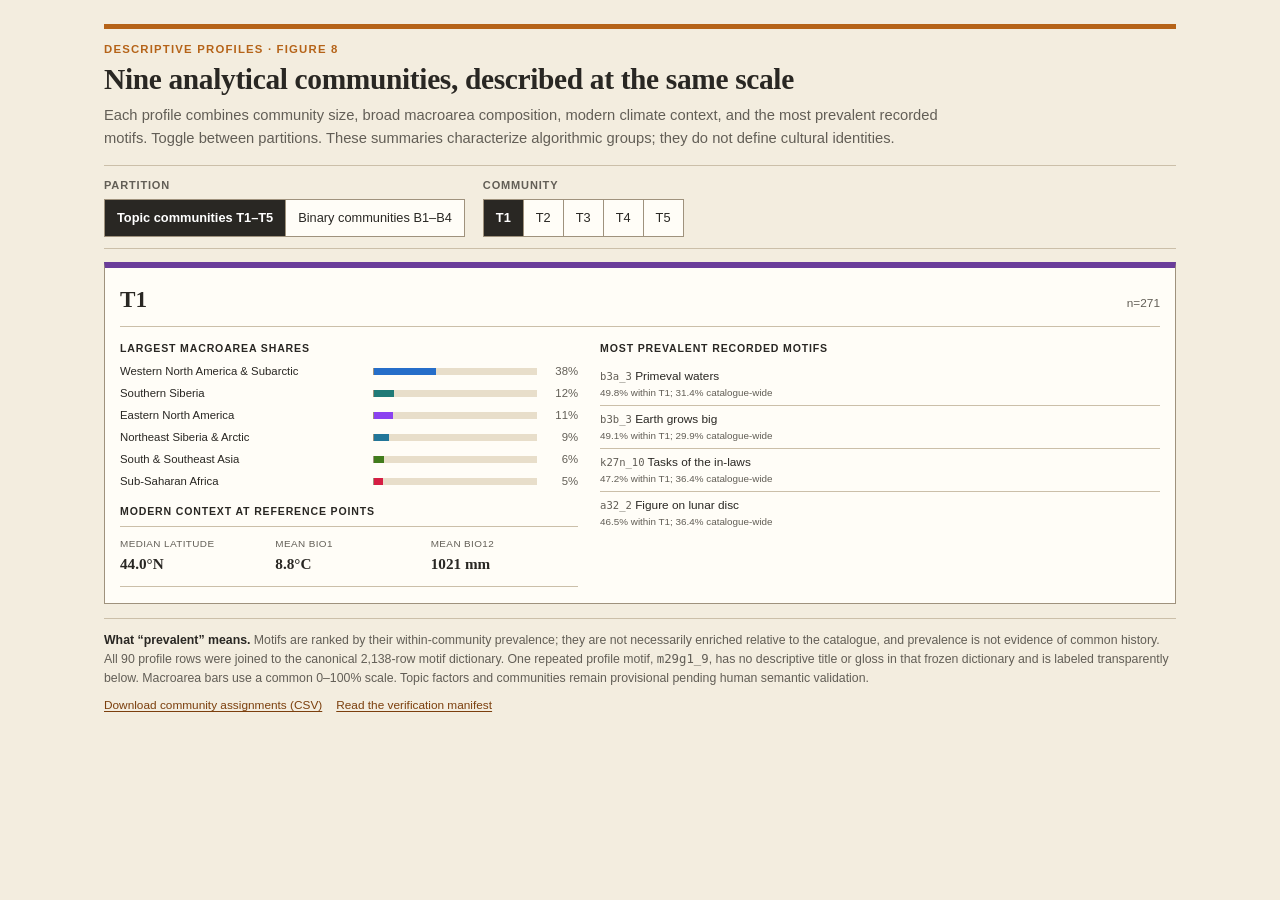
<file: community_profiles.html>
<!doctype html>
<html lang="en">
<head>
  <meta charset="utf-8">
  <meta name="viewport" content="width=device-width,initial-scale=1">
  <title>Community profiles | The Shape of Myth</title>
  <link rel="stylesheet" href="styles.css">
  <script src="storymap.js"></script>
  <script src="mythdata.js"></script>
  <style>
    .profile-grid{display:block;margin-top:4px}
    .profile{background:var(--white);border:1px solid var(--rule-dark);border-top:6px solid var(--community-color);padding:14px 15px 16px}
    .profile header{display:flex;justify-content:space-between;align-items:baseline;gap:8px;padding-bottom:9px;border-bottom:1px solid var(--rule)}
    .profile h2{margin:0;font-family:var(--font-head);font-size:1.45rem;font-weight:600}
    .profile .size{color:var(--muted);font-size:.74rem}
    .profile-body{display:grid;grid-template-columns:minmax(220px,.9fr) minmax(260px,1.1fr);gap:22px}
    .profile h3{margin:14px 0 6px;font-size:.66rem;letter-spacing:.08em;text-transform:uppercase}
    .region{display:grid;grid-template-columns:minmax(110px,1.5fr) minmax(70px,1fr) 34px;align-items:center;gap:7px;margin:5px 0;font-size:.71rem}
    .region-name{white-space:nowrap;overflow:hidden;text-overflow:ellipsis}
    .track{height:7px;background:var(--paper-deep);border-left:1px solid var(--rule-dark)}
    .fill{display:block;height:100%}
    .value{text-align:right;color:var(--muted);font-variant-numeric:tabular-nums}
    .context{display:grid;grid-template-columns:repeat(3,1fr);gap:8px;padding:10px 0;border-top:1px solid var(--rule);border-bottom:1px solid var(--rule)}
    .context div{font-size:.62rem;color:var(--muted);text-transform:uppercase;letter-spacing:.04em}
    .context strong{display:block;margin-top:2px;color:var(--ink);font-family:var(--font-head);font-size:.95rem;font-weight:600;text-transform:none;letter-spacing:0}
    .motifs{margin:0;padding:0;list-style:none}
    .motifs li{padding:6px 0;border-bottom:1px solid var(--rule);font-size:.74rem;line-height:1.35}
    .motifs li:last-child{border-bottom:0}
    .motifs code{font-family:ui-monospace,SFMono-Regular,Menlo,monospace;font-size:.66rem;color:var(--muted)}
    .motifs small{display:block;color:var(--muted);margin-top:1px}
    @media(max-width:700px){.profile-body{grid-template-columns:1fr;gap:0}}
  </style>
</head>
<body>
<a class="skip-link" href="#profiles">Skip to profiles</a>
<main class="wrap">
  <header class="figure-head">
    <p class="kicker">Descriptive profiles · Figure 8</p>
    <h1 class="chart-title">Nine analytical communities, described at the same scale</h1>
    <p class="chart-sub">Each profile combines community size, broad macroarea composition, modern climate context, and the most prevalent recorded motifs. Toggle between partitions. These summaries characterize algorithmic groups; they do not define cultural identities.</p>
  </header>

  <section class="controls" aria-label="Community profile controls">
    <div class="control-group">
      <span class="control-label" id="profile-partition-label">Partition</span>
      <div class="seg" id="profile-controls" role="group" aria-labelledby="profile-partition-label">
        <button type="button" data-value="topic" aria-pressed="true">Topic communities T1–T5</button>
        <button type="button" data-value="binary" aria-pressed="false">Binary communities B1–B4</button>
      </div>
    </div>
    <div class="control-group">
      <span class="control-label" id="profile-community-label">Community</span>
      <div class="seg" id="community-controls" role="group" aria-labelledby="profile-community-label"></div>
    </div>
  </section>

  <section id="profiles" class="profile-grid" aria-live="polite"></section>
  <p class="figure-note"><strong>What “prevalent” means.</strong> Motifs are ranked by their within-community prevalence; they are not necessarily enriched relative to the catalogue, and prevalence is not evidence of common history. All 90 profile rows were joined to the canonical 2,138-row motif dictionary. One repeated profile motif, <code>m29g1_9</code>, has no descriptive title or gloss in that frozen dictionary and is labeled transparently below. Macroarea bars use a common 0–100% scale. Topic factors and communities remain provisional pending human semantic validation.</p>
  <div class="data-row"><a href="data/traditions.csv" download>Download community assignments (CSV)</a><a href="data/audit_manifest.json">Read the verification manifest</a></div>
</main>

<script>
'use strict';
const D=window.MYTHDATA;
let partition='topic';
let selected='T1';
const areaColor={};Object.values(D.areas).forEach(area=>{areaColor[area.name]=area.hex;});

function latitude(value){if(value>0)return `${value.toFixed(1)}°N`;if(value<0)return `${Math.abs(value).toFixed(1)}°S`;return '0°';}
function motifRows(label){return D.prom.filter(row=>row.lab===label).sort((a,b)=>a.rank-b.rank).slice(0,4);}
function profileCard(label,summary,macro){
  const regions=macro.slice(0,6).map(row=>`<div class="region"><span class="region-name" title="${STORYMAP.escape(row.area)}">${STORYMAP.escape(row.area)}</span><span class="track"><span class="fill" style="width:${(row.prop*100).toFixed(1)}%;background:${areaColor[row.area]||'#777'}"></span></span><span class="value">${(row.prop*100).toFixed(0)}%</span></div>`).join('');
  const motifs=motifRows(label).map(row=>{const title=row.title===row.mid?'[No descriptive title in the frozen motif dictionary]':row.title;return `<li><code>${STORYMAP.escape(row.mid)}</code> ${STORYMAP.escape(title)}<small>${(row.prev*100).toFixed(1)}% within ${label}; ${(row.gprev*100).toFixed(1)}% catalogue-wide</small></li>`;}).join('');
  return `<article class="profile" style="--community-color:${D.cpal[label]}"><header><h2>${label}</h2><span class="size">n=${summary.n}</span></header><div class="profile-body"><div><h3>Largest macroarea shares</h3>${regions}<h3>Modern context at reference points</h3><div class="context"><div>Median latitude<strong>${latitude(summary.medLat)}</strong></div><div>Mean BIO1<strong>${summary.temp.toFixed(1)}°C</strong></div><div>Mean BIO12<strong>${Math.round(summary.precip)} mm</strong></div></div></div><div><h3>Most prevalent recorded motifs</h3><ol class="motifs">${motifs}</ol></div></div></article>`;
}
function rebuildCommunityControls(){
  const labels=partition==='topic'?['T1','T2','T3','T4','T5']:['B1','B2','B3','B4'];
  const group=document.getElementById('community-controls');
  group.innerHTML=labels.map((label,index)=>`<button type="button" data-value="${label}" aria-pressed="${index===0}">${label}</button>`).join('');
}
function draw(){
  if(partition==='topic'){
    const key=Number(selected.slice(1));
    document.getElementById('profiles').innerHTML=profileCard(selected,D.latStats[key],D.topicMacro[selected]);
  }else{
    const summary=D.binStats[selected];
    document.getElementById('profiles').innerHTML=profileCard(selected,summary,summary.macro);
  }
}

STORYMAP.bindSegment(document.getElementById('profile-controls'),button=>{partition=button.dataset.value;selected=partition==='topic'?'T1':'B1';rebuildCommunityControls();draw();});
rebuildCommunityControls();
STORYMAP.bindSegment(document.getElementById('community-controls'),button=>{selected=button.dataset.value;draw();});
draw();
</script>
</body>
</html>
</file>
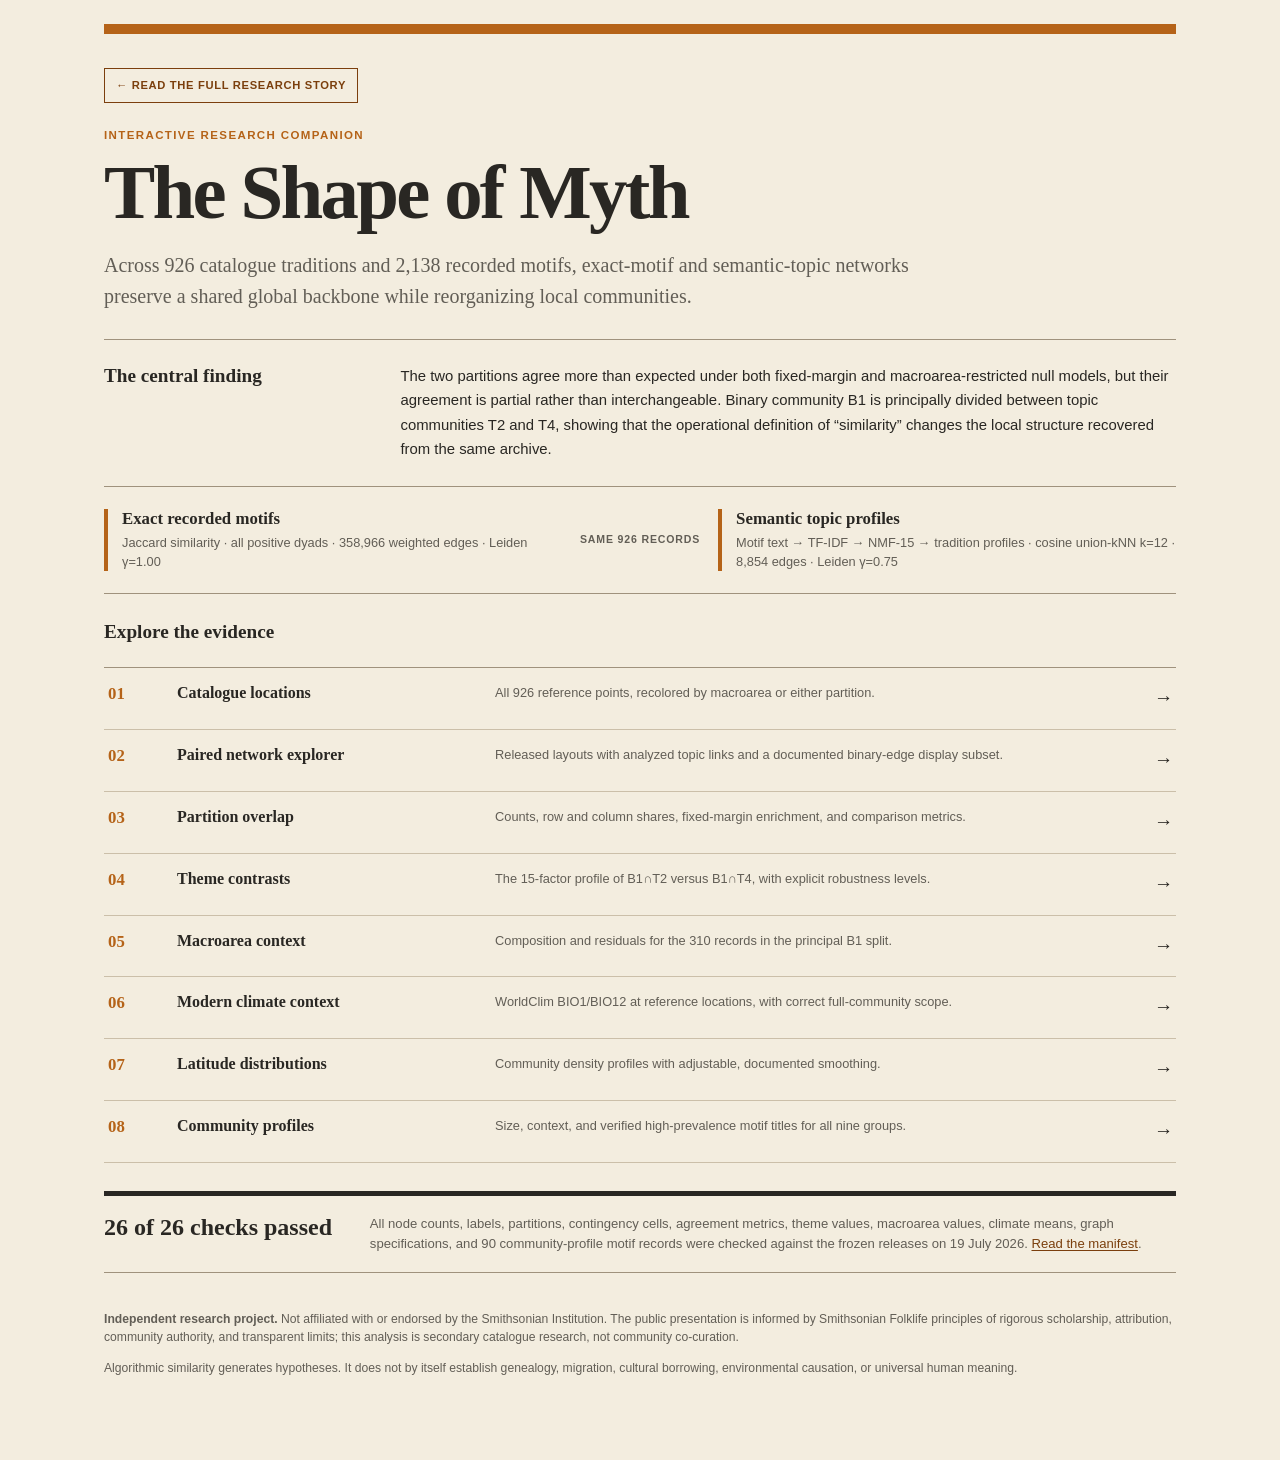
<file: figures.html>
<!doctype html>
<html lang="en">
<head>
  <meta charset="utf-8">
  <meta name="viewport" content="width=device-width,initial-scale=1">
  <meta name="description" content="Verified interactive figures for The Shape of Myth, a paired network analysis of 926 catalogue traditions and 2,138 recorded motifs.">
  <title>Figure index | The Shape of Myth</title>
  <link rel="stylesheet" href="styles.css">
  <style>
    .masthead{border-top:10px solid var(--accent);padding:34px 0 27px;border-bottom:1px solid var(--rule-dark)}
    .story-return{display:inline-block;margin:0 0 24px;padding:8px 11px;border:1px solid var(--accent-dark);font-size:.7rem;font-weight:750;letter-spacing:.06em;text-decoration:none;text-transform:uppercase}
    .masthead .eyebrow{margin:0 0 12px;color:var(--accent);font-size:.72rem;font-weight:750;letter-spacing:.12em;text-transform:uppercase}
    .masthead h1{max-width:850px;margin:0;font:600 clamp(2.2rem,6vw,4.8rem)/.96 var(--font-head);letter-spacing:-.035em}
    .masthead .deck{max-width:820px;margin:20px 0 0;font:400 clamp(1.02rem,1.8vw,1.25rem)/1.55 var(--font-head);color:var(--muted)}
    .finding{display:grid;grid-template-columns:minmax(180px,.7fr) minmax(0,2fr);gap:25px;padding:24px 0;border-bottom:1px solid var(--rule-dark)}
    .finding h2,.section-title{margin:0;font:600 1.2rem/1.2 var(--font-head)}
    .finding p{margin:0;font-size:.93rem;line-height:1.65}
    .method{display:grid;grid-template-columns:1fr auto 1fr;align-items:center;gap:18px;padding:22px 0;border-bottom:1px solid var(--rule-dark)}
    .lens{padding-left:14px;border-left:4px solid var(--accent)}
    .lens h3{margin:0 0 4px;font:600 1.05rem var(--font-head)}
    .lens p{margin:0;color:var(--muted);font-size:.8rem}
    .versus{font-size:.66rem;font-weight:750;letter-spacing:.08em;text-transform:uppercase;color:var(--muted)}
    .figure-list{margin-top:24px;border-top:1px solid var(--rule-dark)}
    .figure-link{display:grid;grid-template-columns:54px minmax(190px,.8fr) minmax(0,1.7fr) 18px;gap:15px;align-items:start;padding:16px 4px;border-bottom:1px solid var(--rule);color:inherit;text-decoration:none}
    .figure-link:hover{background:var(--paper-deep)}
    .figure-link .number{font:600 1.05rem var(--font-head);color:var(--accent)}
    .figure-link h3{margin:0;font:600 1rem var(--font-head)}
    .figure-link p{margin:0;color:var(--muted);font-size:.8rem;line-height:1.45}
    .figure-link .arrow{font-size:1.2rem}
    .verification{margin-top:28px;padding:18px 0;border-top:5px solid var(--ink);border-bottom:1px solid var(--rule-dark);display:grid;grid-template-columns:minmax(150px,.6fr) minmax(0,2fr);gap:24px}
    .verification strong{font:600 1.5rem var(--font-head)}
    .verification p{margin:0;color:var(--muted);font-size:.82rem;line-height:1.55}
    footer{padding:24px 0 40px;color:var(--muted);font-size:.76rem;line-height:1.55}
    @media(max-width:700px){.masthead{padding-top:24px}.finding,.verification{grid-template-columns:1fr;gap:9px}.method{grid-template-columns:1fr}.versus{text-align:center}.figure-link{grid-template-columns:36px 1fr 18px}.figure-link p{grid-column:2/3}}
  </style>
</head>
<body>
<a class="skip-link" href="#figures">Skip to figures</a>
<main class="wrap">
  <header class="masthead">
    <a class="story-return" href="index.html">← Read the full research story</a>
    <p class="eyebrow">Interactive research companion</p>
    <h1>The Shape of Myth</h1>
    <p class="deck">Across 926 catalogue traditions and 2,138 recorded motifs, exact-motif and semantic-topic networks preserve a shared global backbone while reorganizing local communities.</p>
  </header>

  <section class="finding" aria-labelledby="finding-title">
    <h2 id="finding-title">The central finding</h2>
    <p>The two partitions agree more than expected under both fixed-margin and macroarea-restricted null models, but their agreement is partial rather than interchangeable. Binary community B1 is principally divided between topic communities T2 and T4, showing that the operational definition of “similarity” changes the local structure recovered from the same archive.</p>
  </section>

  <section class="method" aria-label="Paired representation design">
    <article class="lens"><h3>Exact recorded motifs</h3><p>Jaccard similarity · all positive dyads · 358,966 weighted edges · Leiden γ=1.00</p></article>
    <span class="versus">same 926 records</span>
    <article class="lens"><h3>Semantic topic profiles</h3><p>Motif text → TF-IDF → NMF-15 → tradition profiles · cosine union-kNN k=12 · 8,854 edges · Leiden γ=0.75</p></article>
  </section>

  <section id="figures" aria-labelledby="figures-title" style="padding-top:26px">
    <h2 class="section-title" id="figures-title">Explore the evidence</h2>
    <div class="figure-list">
      <a class="figure-link" href="map_traditions.html"><span class="number">01</span><h3>Catalogue locations</h3><p>All 926 reference points, recolored by macroarea or either partition.</p><span class="arrow" aria-hidden="true">→</span></a>
      <a class="figure-link" href="network_explorer.html"><span class="number">02</span><h3>Paired network explorer</h3><p>Released layouts with analyzed topic links and a documented binary-edge display subset.</p><span class="arrow" aria-hidden="true">→</span></a>
      <a class="figure-link" href="overlap_heatmap.html"><span class="number">03</span><h3>Partition overlap</h3><p>Counts, row and column shares, fixed-margin enrichment, and comparison metrics.</p><span class="arrow" aria-hidden="true">→</span></a>
      <a class="figure-link" href="nmf_factors.html"><span class="number">04</span><h3>Theme contrasts</h3><p>The 15-factor profile of B1∩T2 versus B1∩T4, with explicit robustness levels.</p><span class="arrow" aria-hidden="true">→</span></a>
      <a class="figure-link" href="geo_divergence.html"><span class="number">05</span><h3>Macroarea context</h3><p>Composition and residuals for the 310 records in the principal B1 split.</p><span class="arrow" aria-hidden="true">→</span></a>
      <a class="figure-link" href="climate_scatter.html"><span class="number">06</span><h3>Modern climate context</h3><p>WorldClim BIO1/BIO12 at reference locations, with correct full-community scope.</p><span class="arrow" aria-hidden="true">→</span></a>
      <a class="figure-link" href="latitude_ridgelines.html"><span class="number">07</span><h3>Latitude distributions</h3><p>Community density profiles with adjustable, documented smoothing.</p><span class="arrow" aria-hidden="true">→</span></a>
      <a class="figure-link" href="community_profiles.html"><span class="number">08</span><h3>Community profiles</h3><p>Size, context, and verified high-prevalence motif titles for all nine groups.</p><span class="arrow" aria-hidden="true">→</span></a>
    </div>
  </section>

  <section class="verification" aria-label="Verification status">
    <strong>26 of 26 checks passed</strong>
    <p>All node counts, labels, partitions, contingency cells, agreement metrics, theme values, macroarea values, climate means, graph specifications, and 90 community-profile motif records were checked against the frozen releases on 19 July 2026. <a href="data/audit_manifest.json">Read the manifest</a>.</p>
  </section>

  <footer>
    <p><strong>Independent research project.</strong> Not affiliated with or endorsed by the Smithsonian Institution. The public presentation is informed by Smithsonian Folklife principles of rigorous scholarship, attribution, community authority, and transparent limits; this analysis is secondary catalogue research, not community co-curation.</p>
    <p>Algorithmic similarity generates hypotheses. It does not by itself establish genealogy, migration, cultural borrowing, environmental causation, or universal human meaning.</p>
  </footer>
</main>
</body>
</html>
</file>
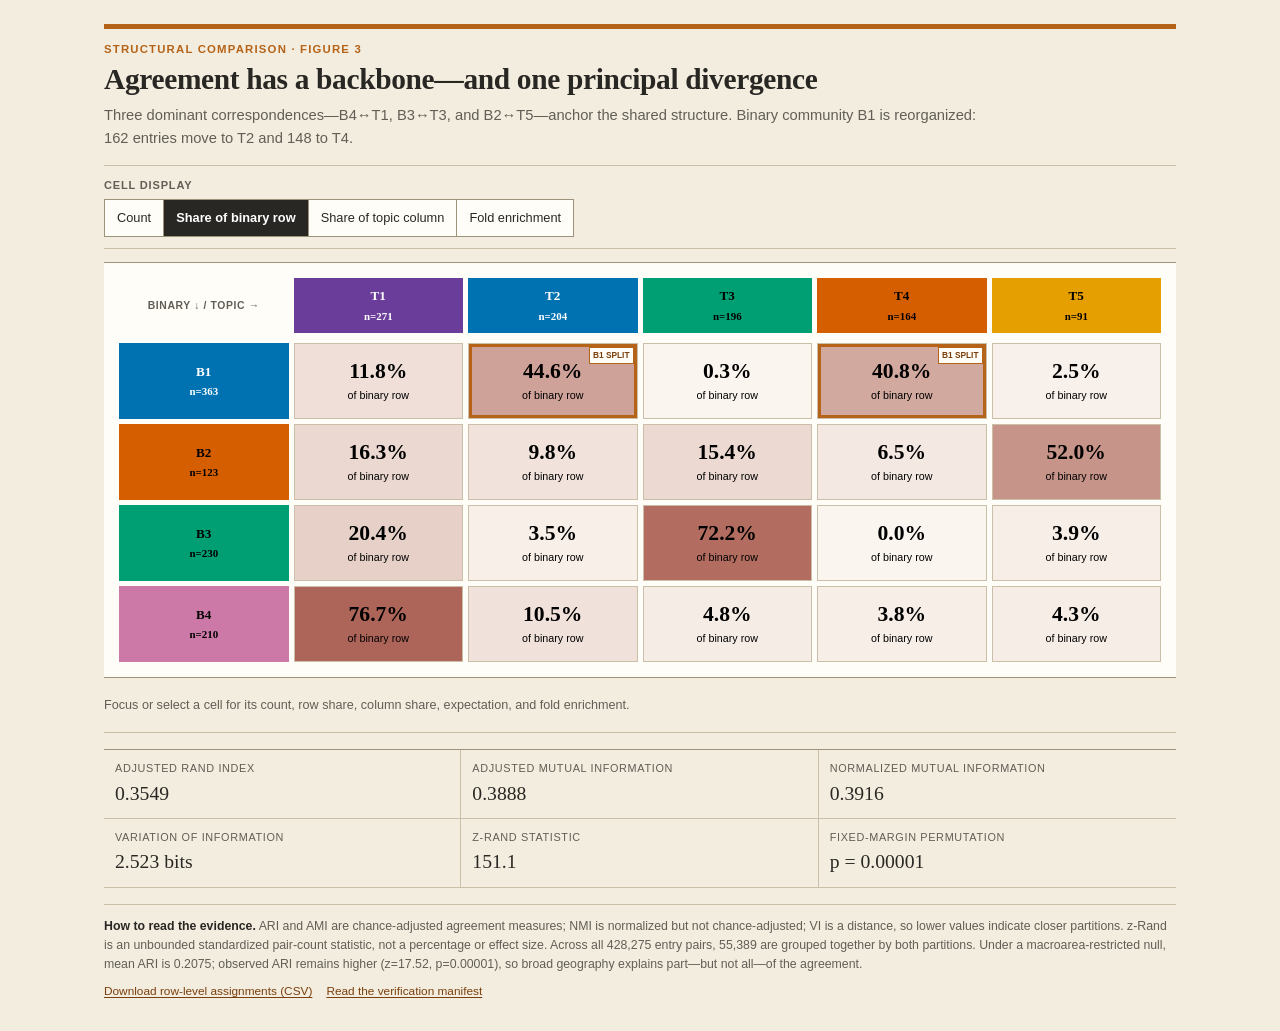
<file: overlap_heatmap.html>
<!doctype html>
<html lang="en">
<head>
  <meta charset="utf-8">
  <meta name="viewport" content="width=device-width,initial-scale=1">
  <title>Partition overlap | The Shape of Myth</title>
  <link rel="stylesheet" href="styles.css">
  <script src="storymap.js"></script>
  <script src="mythdata.js"></script>
  <style>
    .heatmap-wrap{overflow-x:auto;border-top:1px solid var(--rule-dark);border-bottom:1px solid var(--rule-dark);background:var(--white);padding:10px}
    .heatmap{width:100%;min-width:610px;border-collapse:separate;border-spacing:5px;table-layout:fixed}
    .heatmap th{font-family:var(--font-head);font-size:.82rem;font-weight:600;text-align:center;padding:8px 4px;color:#fff}
    .heatmap .corner{background:transparent;color:var(--muted);font-family:var(--font-body);font-size:.65rem;text-transform:uppercase;letter-spacing:.06em}
    .heatmap td{padding:0}
    .heat-cell{position:relative;width:100%;min-height:76px;border:1px solid var(--rule);color:var(--ink);cursor:pointer;padding:7px 4px;background:var(--white)}
    .heat-cell strong{display:block;font-family:var(--font-head);font-size:1.35rem;line-height:1.05;font-weight:600}
    .heat-cell small{display:block;margin-top:4px;font-size:.67rem}
    .heat-cell[data-split="true"]{box-shadow:inset 0 0 0 3px var(--accent)}
    .heat-cell[data-split="true"]::after{content:"B1 split";position:absolute;right:3px;top:3px;background:var(--white);color:var(--accent-dark);border:1px solid var(--accent);padding:1px 3px;font-size:.52rem;font-weight:750;text-transform:uppercase}
    .readout{min-height:45px;margin:10px 0 0;padding:8px 0;border-bottom:1px solid var(--rule);font-size:.79rem;color:var(--muted)}
    .readout strong{color:var(--ink)}
    .metric-list{display:grid;grid-template-columns:repeat(3,minmax(0,1fr));border-top:1px solid var(--rule-dark);margin-top:16px}
    .metric{padding:10px 11px;border-right:1px solid var(--rule);border-bottom:1px solid var(--rule)}
    .metric:nth-child(3n){border-right:0}
    .metric dt{font-size:.68rem;color:var(--muted);text-transform:uppercase;letter-spacing:.06em}
    .metric dd{margin:2px 0 0;font-family:var(--font-head);font-size:1.23rem;font-variant-numeric:tabular-nums}
    @media(max-width:700px){.metric-list{grid-template-columns:repeat(2,minmax(0,1fr))}.metric:nth-child(3n){border-right:1px solid var(--rule)}.metric:nth-child(2n){border-right:0}}
  </style>
</head>
<body>
<a class="skip-link" href="#overlap-table">Skip to figure</a>
<main class="wrap">
  <header class="figure-head">
    <p class="kicker">Structural comparison · Figure 3</p>
    <h1 class="chart-title">Agreement has a backbone—and one principal divergence</h1>
    <p class="chart-sub">Three dominant correspondences—B4↔T1, B3↔T3, and B2↔T5—anchor the shared structure. Binary community B1 is reorganized: 162 entries move to T2 and 148 to T4.</p>
  </header>

  <section class="controls" aria-label="Overlap controls">
    <div class="control-group">
      <span class="control-label" id="cell-value-label">Cell display</span>
      <div class="seg" id="value-controls" role="group" aria-labelledby="cell-value-label">
        <button type="button" data-value="count" aria-pressed="false">Count</button>
        <button type="button" data-value="row" aria-pressed="true">Share of binary row</button>
        <button type="button" data-value="column" aria-pressed="false">Share of topic column</button>
        <button type="button" data-value="fold" aria-pressed="false">Fold enrichment</button>
      </div>
    </div>
  </section>

  <div class="heatmap-wrap">
    <table class="heatmap" id="overlap-table">
      <caption class="sr-only">Cross-tabulation of four binary communities by five topic communities</caption>
      <thead></thead><tbody></tbody>
    </table>
  </div>
  <p class="readout" id="readout" aria-live="polite">Focus or select a cell for its count, row share, column share, expectation, and fold enrichment.</p>

  <dl class="metric-list" aria-label="Partition comparison metrics">
    <div class="metric"><dt>Adjusted Rand index</dt><dd>0.3549</dd></div>
    <div class="metric"><dt>Adjusted mutual information</dt><dd>0.3888</dd></div>
    <div class="metric"><dt>Normalized mutual information</dt><dd>0.3916</dd></div>
    <div class="metric"><dt>Variation of information</dt><dd>2.523 bits</dd></div>
    <div class="metric"><dt>z-Rand statistic</dt><dd>151.1</dd></div>
    <div class="metric"><dt>Fixed-margin permutation</dt><dd>p = 0.00001</dd></div>
  </dl>

  <p class="figure-note"><strong>How to read the evidence.</strong> ARI and AMI are chance-adjusted agreement measures; NMI is normalized but not chance-adjusted; VI is a distance, so lower values indicate closer partitions. z-Rand is an unbounded standardized pair-count statistic, not a percentage or effect size. Across all 428,275 entry pairs, 55,389 are grouped together by both partitions. Under a macroarea-restricted null, mean ARI is 0.2075; observed ARI remains higher (z=17.52, p=0.00001), so broad geography explains part—but not all—of the agreement.</p>
  <div class="data-row"><a href="data/traditions.csv" download>Download row-level assignments (CSV)</a><a href="data/audit_manifest.json">Read the verification manifest</a></div>
</main>

<script>
'use strict';
const D=window.MYTHDATA;
const C=D.cont;
const CP=D.cpal;
let valueMode='row';
const table=document.getElementById('overlap-table');

function cellStats(i,j){
  const count=C.matrix[i][j];
  const row=C.rowTot[i];
  const column=C.colTot[j];
  const expected=row*column/D.stats.N;
  return {count,rowShare:count/row,columnShare:count/column,expected,fold:count/expected};
}

function label(stats){
  if(valueMode==='count') return [stats.count,'records'];
  if(valueMode==='row') return [`${(stats.rowShare*100).toFixed(1)}%`,'of binary row'];
  if(valueMode==='column') return [`${(stats.columnShare*100).toFixed(1)}%`,'of topic column'];
  return [`${stats.fold.toFixed(2)}×`,'expected'];
}

function shade(stats){
  if(valueMode==='fold'){
    const magnitude=Math.min(1,Math.abs(Math.log2(Math.max(stats.fold,.05)))/2.4);
    return stats.fold>=1?`rgba(143,45,29,${(.08+.82*magnitude).toFixed(3)})`:`rgba(0,114,178,${(.06+.64*magnitude).toFixed(3)})`;
  }
  const v=valueMode==='count'?stats.count/166:valueMode==='row'?stats.rowShare:stats.columnShare;
  return `rgba(143,45,29,${(.035+.9*Math.min(1,v)).toFixed(3)})`;
}

function textColor(stats){
  if(valueMode==='fold'){
    const magnitude=Math.min(1,Math.abs(Math.log2(Math.max(stats.fold,.05)))/2.4);
    const alpha=.08+(stats.fold>=1?.82:.64)*magnitude;
    return STORYMAP.contrastText(stats.fold>=1?'#8f2d1d':'#0072b2',alpha);
  }
  const v=valueMode==='count'?stats.count/166:valueMode==='row'?stats.rowShare:stats.columnShare;
  return STORYMAP.contrastText('#8f2d1d',.035+.9*Math.min(1,v));
}

function explain(i,j){
  const s=cellStats(i,j),row=C.rows[i],column=C.cols[j];
  document.getElementById('readout').innerHTML=`<strong>${row} ∩ ${column}: ${s.count} catalogue entries.</strong> ${(s.rowShare*100).toFixed(1)}% of ${row}; ${(s.columnShare*100).toFixed(1)}% of ${column}; ${s.expected.toFixed(1)} expected under fixed margins; ${s.fold.toFixed(2)}× expected.`;
}

function draw(){
  table.querySelector('thead').innerHTML=`<tr><th class="corner" scope="col">Binary ↓ / Topic →</th>${C.cols.map((label,j)=>`<th scope="col" style="background:${CP[label]};color:${STORYMAP.contrastText(CP[label])}">${label}<br><small>n=${C.colTot[j]}</small></th>`).join('')}</tr>`;
  table.querySelector('tbody').innerHTML=C.rows.map((row,i)=>`<tr><th scope="row" style="background:${CP[row]};color:${STORYMAP.contrastText(CP[row])}">${row}<br><small>n=${C.rowTot[i]}</small></th>${C.cols.map((column,j)=>{const s=cellStats(i,j),display=label(s),split=row==='B1'&&(column==='T2'||column==='T4');return `<td><button type="button" class="heat-cell" data-row="${i}" data-column="${j}" data-split="${split}" style="background:${shade(s)};color:${textColor(s)}" aria-label="${row} and ${column}: ${s.count} records, ${(s.rowShare*100).toFixed(1)} percent of ${row}, ${(s.columnShare*100).toFixed(1)} percent of ${column}, ${s.fold.toFixed(2)} times expected"><strong>${display[0]}</strong><small>${display[1]}</small></button></td>`;}).join('')}</tr>`).join('');
  table.querySelectorAll('.heat-cell').forEach(button=>{
    const handler=()=>explain(Number(button.dataset.row),Number(button.dataset.column));
    button.addEventListener('focus',handler);button.addEventListener('mouseenter',handler);button.addEventListener('click',handler);
  });
}

STORYMAP.bindSegment(document.getElementById('value-controls'),button=>{valueMode=button.dataset.value;draw();});
draw();
</script>
</body>
</html>
</file>
<file: styles.css>
/* The Shape of Myth — editorial figure system
   Designed for full-page use and ArcGIS StoryMaps iframe embeds. */
:root{
  --paper:#f3eddf;
  --paper-deep:#e8deca;
  --white:#fffdf7;
  --ink:#292723;
  --muted:#625e56;
  --rule:#cbbfa9;
  --rule-dark:#9f927d;
  --accent:#b56318;
  --accent-dark:#7b3f0d;
  --focus:#007b78;
  --T2:#0072b2;
  --T4:#d55e00;
  --font-head:Georgia,"Times New Roman",serif;
  --font-body:Inter,-apple-system,BlinkMacSystemFont,"Segoe UI",Helvetica,Arial,sans-serif;
}
*{box-sizing:border-box}
html{margin:0;padding:0;background:var(--paper);color-scheme:light}
body{margin:0;padding:0;background:var(--paper);color:var(--ink);font-family:var(--font-body);font-size:16px;line-height:1.5;-webkit-font-smoothing:antialiased}
button,select,input{font:inherit}
a{color:var(--accent-dark);text-underline-offset:2px}
a:hover{text-decoration-thickness:2px}
:focus-visible{outline:3px solid var(--focus);outline-offset:3px}
.skip-link{position:fixed;left:12px;top:8px;z-index:1000;transform:translateY(-180%);background:var(--ink);color:#fff;padding:8px 12px}
.skip-link:focus{transform:none}
.wrap{max-width:1120px;margin:0 auto;padding:24px 24px 30px}
.figure-head{border-top:5px solid var(--accent);padding-top:12px;margin-bottom:16px}
.kicker{margin:0 0 5px;color:var(--accent);font-size:.71rem;font-weight:750;letter-spacing:.105em;text-transform:uppercase}
.chart-title{margin:0;font-family:var(--font-head);font-size:clamp(1.38rem,2.3vw,1.9rem);font-weight:600;line-height:1.12;letter-spacing:-.012em;color:var(--ink)}
.chart-sub{max-width:880px;margin:8px 0 0;color:var(--muted);font-size:.92rem;line-height:1.54}
.chart-sub strong{color:var(--ink)}
.controls{display:flex;flex-wrap:wrap;gap:10px 18px;align-items:flex-end;margin:0 0 13px;padding:11px 0;border-top:1px solid var(--rule);border-bottom:1px solid var(--rule)}
.control-group{min-width:0}
.control-label{display:block;margin:0 0 5px;color:var(--muted);font-size:.69rem;font-weight:750;letter-spacing:.075em;text-transform:uppercase}
.seg{display:flex;flex-wrap:wrap;gap:0;border:1px solid var(--rule-dark);background:var(--white)}
.seg button{min-height:36px;border:0;border-right:1px solid var(--rule-dark);background:transparent;color:var(--ink);padding:7px 12px;font-size:.8rem;line-height:1.2;cursor:pointer}
.seg button:last-child{border-right:0}
.seg button[aria-pressed="true"]{background:var(--ink);color:#fff;font-weight:650}
.seg button:hover:not([aria-pressed="true"]){background:var(--paper-deep)}
.check{display:flex;align-items:center;gap:7px;min-height:36px;font-size:.8rem;color:var(--ink)}
.check input{width:17px;height:17px;accent-color:var(--ink)}
.select{height:36px;border:1px solid var(--rule-dark);border-radius:0;background:var(--white);color:var(--ink);padding:5px 30px 5px 9px;font-size:.8rem}
.figure-frame{margin:0;border-top:1px solid var(--rule-dark);border-bottom:1px solid var(--rule-dark);background:var(--white)}
.plot{width:100%;min-height:420px}
#map{height:clamp(220px,50vw,560px);min-height:220px}
.legend{display:flex;flex-wrap:wrap;gap:7px 17px;margin:12px 0 0;color:var(--muted);font-size:.76rem;line-height:1.3}
.legend .it{display:inline-flex;align-items:center;gap:6px}
.legend .sw{display:inline-block;width:11px;height:11px;border:1px solid rgba(0,0,0,.22);flex:0 0 auto}
.figure-note{margin:14px 0 0;padding:12px 0 0;border-top:1px solid var(--rule);color:var(--muted);font-size:.77rem;line-height:1.55}
.figure-note strong{color:var(--ink)}
.data-row{display:flex;flex-wrap:wrap;gap:14px;margin:9px 0 0;font-size:.74rem}
.sr-only{position:absolute!important;width:1px!important;height:1px!important;padding:0!important;margin:-1px!important;overflow:hidden!important;clip:rect(0,0,0,0)!important;white-space:nowrap!important;border:0!important}
.table-wrap{overflow-x:auto;margin-top:12px;border-top:1px solid var(--rule)}
.data-table{width:100%;border-collapse:collapse;background:var(--white);font-size:.76rem}
.data-table caption{text-align:left;padding:10px 0 8px;color:var(--muted)}
.data-table th,.data-table td{padding:7px 9px;border-bottom:1px solid var(--rule);text-align:right;font-variant-numeric:tabular-nums}
.data-table th:first-child,.data-table td:first-child{text-align:left}
.data-table th{color:var(--ink);font-weight:700;background:var(--paper-deep)}
details.data-details{margin-top:10px}
details.data-details summary{cursor:pointer;color:var(--accent-dark);font-size:.76rem;font-weight:650}
.scope-chip{display:inline-block;border:1px solid currentColor;padding:1px 5px;font-size:.66rem;font-weight:750;letter-spacing:.04em;text-transform:uppercase;vertical-align:1px}

/* Embed mode removes prose already supplied by the story and inherits its paper surface. */
html.embed{--paper:#fbf8ef;--white:#fbf8ef;background:#fbf8ef}
html.embed body{background:#fbf8ef}
html.embed.autofit,html.embed.autofit body{overflow:hidden}
html.embed .wrap{width:100%;max-width:none;min-width:0;margin:0;padding:0}
html.embed .figure-head,html.embed .figure-note,html.embed .data-row,html.embed .data-details{display:none}
html.embed .controls{margin:0 0 10px;padding:0 0 10px;border-top:0}
html.embed .figure-frame{min-width:0;border:0;background:transparent}
html.embed .plot{min-width:0;min-height:360px;background:#fbf8ef}
html.embed .legend{margin-top:10px}
html.embed .js-plotly-plot,html.embed .plot-container,html.embed .svg-container{width:100%!important;max-width:100%}

@media(max-width:700px){
  body{font-size:15px}
  .wrap{padding:16px 12px 22px}
  .figure-head{border-top-width:4px;padding-top:9px}
  .chart-title{font-size:1.34rem}
  .chart-sub{font-size:.84rem}
  .controls{gap:9px 12px;align-items:stretch}
  .control-group{width:100%}
  .seg{width:100%}
  .seg button{flex:1 1 120px;border-bottom:1px solid var(--rule-dark)}
  .seg button:last-child{border-bottom:0}
  .plot{min-height:400px}
  .legend{gap:6px 12px}
  .figure-note{font-size:.73rem}
}
@media(max-width:420px){
  .wrap{padding-left:9px;padding-right:9px}
  .seg button{padding:7px 7px;font-size:.75rem}
  .plot{min-height:370px}
}
@media(prefers-reduced-motion:reduce){*,*::before,*::after{scroll-behavior:auto!important;transition:none!important;animation:none!important}}
</file>
